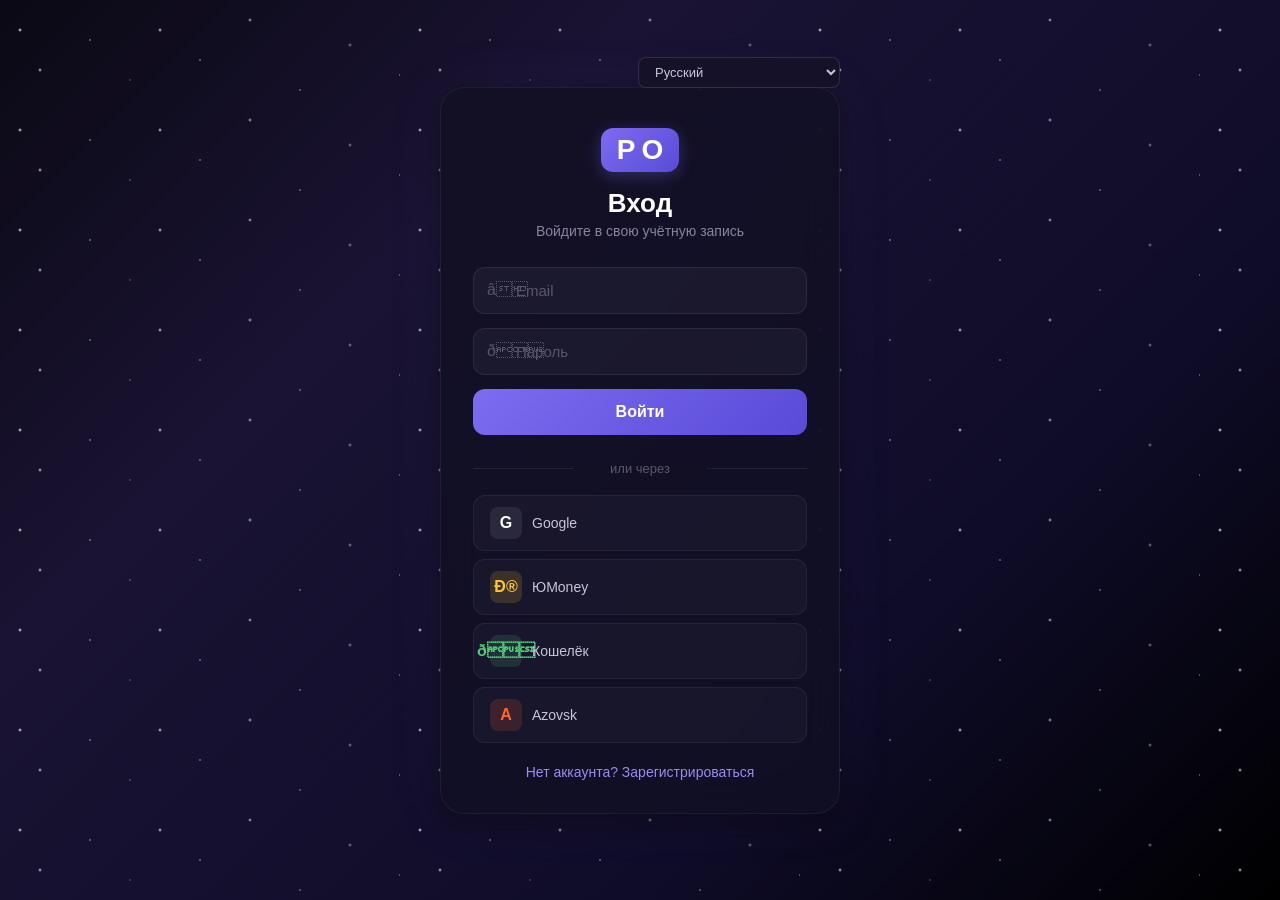
<file: index.html>
<!DOCTYPE html>
<html lang="ru">
<head>
    <meta charset="UTF-8">
    <meta name="viewport" content="width=device-width, initial-scale=1.0">
    <title>Auth Platform</title>
    <link rel="stylesheet" href="style.css">
</head>
<body>
    <div class="stars"></div>
    <div class="container">
        <div class="lang-switcher">
            <select id="langSelect" onchange="switchLang(this.value)">
                <option value="ru">Русский</option>
                <option value="en">English</option>
                <option value="de">Deutsch</option>
                <option value="fr">Français</option>
                <option value="es">Español</option>
                <option value="pt">Português</option>
                <option value="it">Italiano</option>
                <option value="pl">Polski</option>
                <option value="uk">Украï¸·ÑÐ½ÑÑÐºÐ°</option>
                <option value="zh">ä¸­æ</option>
                <option value="ja">æ¥æ¬èª</option>
                <option value="ko">íêµ­ì´</option>
                <option value="ar">Ø§ÙØ¹Ø±Ø¨ÙØ©</option>
                <option value="tr">TÃ¼rkÃ§e</option>
                <option value="hi">à¤¹à¤¿à¤¨à¥à¤¦à¥</option>
                <option value="vi">Tiáº¿ng Viá»t</option>
            </select>
        </div>

        <div class="auth-box" id="authBox">
            <div class="logo">
                <div class="logo-icon">
                    <span class="logo-letter">P</span>
                    <span class="logo-letter">O</span>
                </div>
            </div>
            <h1 id="pageTitle">ÐÑÐ¾Ð´</h1>
            <p class="subtitle" id="pageSubtitle">ÐÐ¾Ð¹Ð´Ð¸ÑÐµ Ð² ÑÐ²Ð¾Ñ ÑÑÐµÑÐ½ÑÑ Ð·Ð°Ð¿Ð¸ÑÑ</p>

            <form id="authForm">
                <div class="input-group">
                    <input type="email" id="email" placeholder="Email" required autocomplete="email">
                    <span class="input-icon">â</span>
                </div>
                <div class="input-group">
                    <input type="password" id="password" placeholder="ÐÐ°ÑÐ¾Ð»Ñ" required autocomplete="current-password">
                    <span class="input-icon">ð</span>
                </div>
                <button type="submit" id="submitBtn" class="primary-btn">ÐÐ¾Ð¹ÑÐ¸</button>
            </form>

            <div class="social-login">
                <div class="divider"><span id="orVia">Ð¸Ð»Ð¸ ÑÐµÑÐµÐ·</span></div>
                <div class="social-btns">
                    <button class="social-btn google" onclick="socialLogin('Google')">
                        <span class="social-icon">G</span>
                        <span id="googleLabel">Google</span>
                    </button>
                    <button class="social-btn yoomoney" onclick="socialLogin('Ð®Money')">
                        <span class="social-icon">Ð®</span>
                        <span id="yooLabel">Ð®Money</span>
                    </button>
                    <button class="social-btn wallet" onclick="socialLogin('ÐÐ¾ÑÐµÐ»ÐµÐº')">
                        <span class="social-icon">ð</span>
                        <span id="walletLabel">ÐÐ¾ÑÐµÐ»ÐµÐº</span>
                    </button>
                    <button class="social-btn azov" onclick="socialLogin('Azovsk')">
                        <span class="social-icon">A</span>
                        <span id="azovLabel">Azovsk</span>
                    </button>
                </div>
            </div>

            <div class="switch-mode">
                <a href="#" id="switchModeLink">ÐÐµÑ Ð°ÐºÐºÐ°ÑÐ½ÑÐ°? ÐÐ°ÑÐµÐ³Ð¸ÑÑÑÐ¸ÑÐ¾Ð²Ð°ÑÑÑÑ</a>
            </div>
        </div>
    </div>

    <script src="script.js"></script>
</body>
</html>
</file>
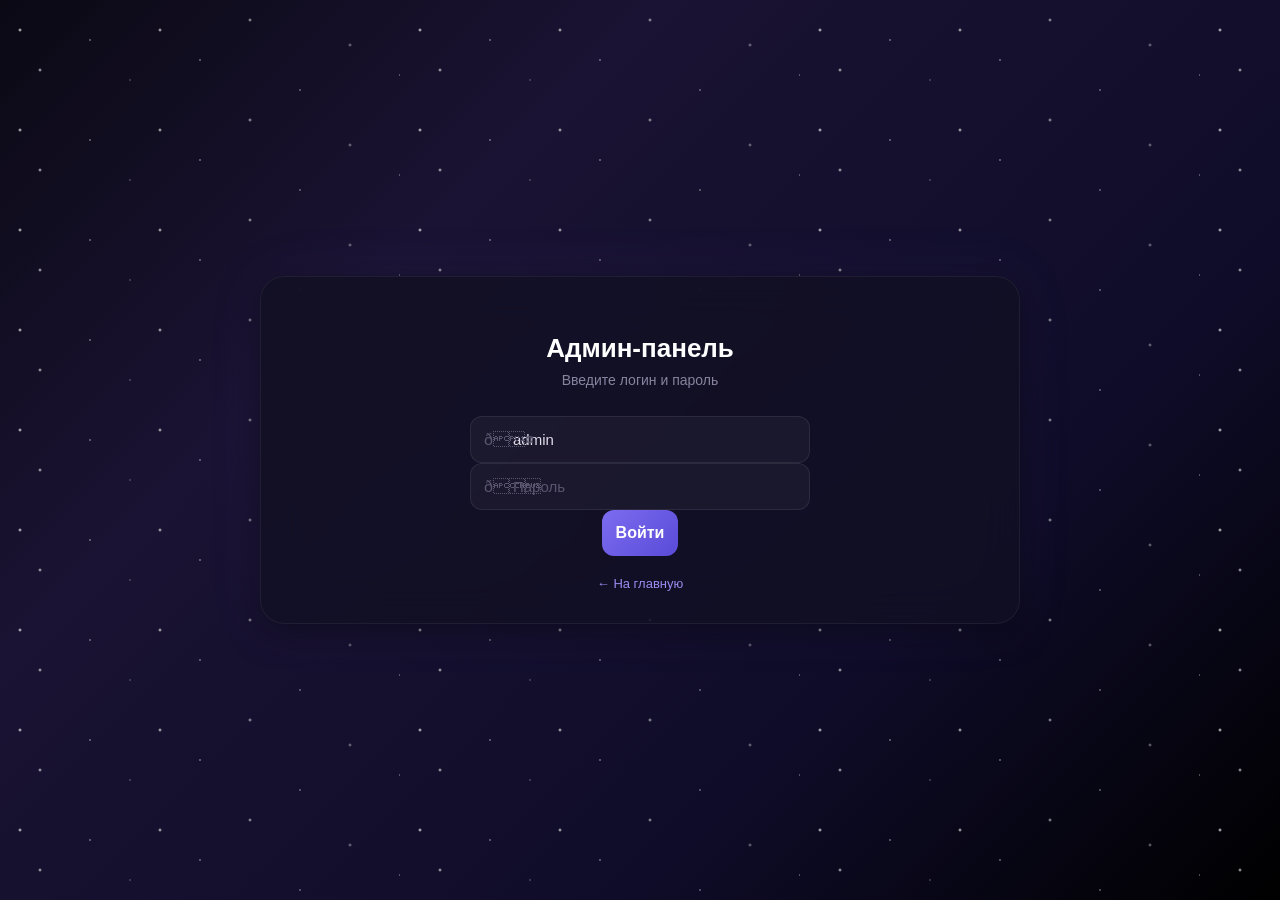
<file: admin.html>
<!DOCTYPE html>
<html lang="ru">
<head>
    <meta charset="UTF-8">
    <meta name="viewport" content="width=device-width, initial-scale=1.0">
    <title>Admin Panel</title>
    <link rel="stylesheet" href="style.css">
    <style>
        .login-screen {
            text-align: center;
        }
        .login-screen h1 {
            margin-bottom: 8px;
        }
        .login-screen .subtitle {
            margin-bottom: 28px;
        }
        .login-form {
            max-width: 340px;
            margin: 0 auto;
        }
        .back-link {
            display: block;
            margin-top: 20px;
            color: #9a8cf0;
            text-align: center;
            text-decoration: none;
            font-size: 13px;
        }
        .admin-stats-grid {
            display: grid;
            grid-template-columns: repeat(auto-fit, minmax(140px, 1fr));
            gap: 12px;
            margin-bottom: 24px;
        }
        .admin-stat-card {
            background: rgba(255,255,255,0.03);
            border: 1px solid rgba(255,255,255,0.06);
            border-radius: 14px;
            padding: 16px;
            text-align: center;
        }
        .admin-stat-card .stat-value {
            font-size: 24px;
            font-weight: 700;
            color: #fff;
        }
        .admin-stat-card .stat-label {
            font-size: 11px;
            color: #8884a0;
            margin-top: 4px;
        }
        .inline-btn {
            padding: 5px 12px;
            border-radius: 6px;
            border: none;
            font-size: 12px;
            font-weight: 600;
            cursor: pointer;
            margin: 0 2px;
            color: #fff;
        }
        .inline-btn.green {
            background: #50c878;
        }
        .inline-btn.red {
            background: #e05050;
        }
        .inline-btn.blue {
            background: #5a8bf0;
        }
        .inline-btn.orange {
            background: #f0a030;
        }
        .admin-card textarea {
            width: 100%;
            padding: 10px 14px;
            border-radius: 8px;
            border: 1px solid rgba(255,255,255,0.08);
            background: rgba(255,255,255,0.04);
            color: #e0dce8;
            font-size: 13px;
            outline: none;
            resize: vertical;
            min-height: 80px;
            font-family: inherit;
            margin-bottom: 8px;
        }
    </style>
</head>
<body>
    <div class="stars"></div>
    <div class="container admin-container">
        <!-- Login Screen -->
        <div class="auth-box" id="adminLoginScreen">
            <div class="login-screen">
                <h1>Админ-панель</h1>
                <p class="subtitle">Введите логин и пароль</p>
                <div class="login-form">
                    <div class="input-group">
                        <input type="text" id="adminLoginInput" placeholder="Логин" value="admin">
                        <span class="input-icon">ð¤</span>
                    </div>
                    <div class="input-group">
                        <input type="password" id="adminPassInput" placeholder="Пароль">
                        <span class="input-icon">ð</span>
                    </div>
                    <button class="primary-btn" onclick="adminLogin()">Войти</button>
                    <div class="status-msg" id="adminLoginStatus"></div>
                    <a href="index.html" class="back-link">← На главную</a>
                </div>
            </div>
        </div>

        <!-- Admin Panel -->
        <div class="auth-box hidden" id="adminPanel">
            <div class="admin-header">
                <h1 style="margin:0;font-size:22px;">Админка</h1>
                <button class="logout-btn" onclick="adminLogout()">Выйти</button>
            </div>

            <div class="admin-tabs">
                <button class="admin-tab active" onclick="switchAdminTab('stats', this)">Статистика</button>
                <button class="admin-tab" onclick="switchAdminTab('users', this)">Пользователи</button>
                <button class="admin-tab" onclick="switchAdminTab('products', this)">Товары</button>
                <button class="admin-tab" onclick="switchAdminTab('settings', this)">Настройки</button>
            </div>

            <!-- Stats Tab -->
            <div class="admin-section active" id="tab-stats">
                <div class="admin-stats-grid" id="statsGrid">
                    <div class="admin-stat-card">
                        <div class="stat-value" id="statUsers">0</div>
                        <div class="stat-label">Пользователей</div>
                    </div>
                    <div class="admin-stat-card">
                        <div class="stat-value" id="statPremium">0</div>
                        <div class="stat-label">Премиум</div>
                    </div>
                    <div class="admin-stat-card">
                        <div class="stat-value" id="statProducts">0</div>
                        <div class="stat-label">Товаров</div>
                    </div>
                    <div class="admin-stat-card">
                        <div class="stat-value" id="statPurchases">0</div>
                        <div class="stat-label">Продаж</div>
                    </div>
                </div>
            </div>

            <!-- Users Tab -->
            <div class="admin-section" id="tab-users">
                <div class="admin-card">
                    <h2>Все пользователи</h2>
                    <div style="overflow-x:auto;">
                        <table class="admin-table" id="usersTable">
                            <thead>
                                <tr>
                                    <th>Email</th>
                                    <th>Имя</th>
                                    <th>Баланс</th>
                                    <th>Статус</th>
                                    <th>Действия</th>
                                </tr>
                            </thead>
                            <tbody id="usersTableBody"></tbody>
                        </table>
                    </div>
                </div>

                <div class="admin-card">
                    <h2>Выдача премиума</h2>
                    <div class="admin-row">
                        <input type="email" id="premiumEmail" placeholder="Email пользователя">
                        <select id="premiumDays">
                            <option value="7">7 дней</option>
                            <option value="30" selected>30 дней</option>
                            <option value="90">90 дней</option>
                            <option value="365">1 год</option>
                            <option value="9999">Навсегда</option>
                        </select>
                        <button class="success" onclick="givePremium()">Выдать</button>
                    </div>
                    <div class="status-msg" id="premiumStatus"></div>
                </div>

                <div class="admin-card">
                    <h2>Пополнить баланс</h2>
                    <div class="admin-row">
                        <input type="email" id="balanceEmail" placeholder="Email пользователя">
                        <input type="number" id="balanceAmount" placeholder="Сумма" value="1000" min="1">
                        <button class="success" onclick="addBalance()">Начислить</button>
                    </div>
                    <div class="status-msg" id="balanceStatus"></div>
                </div>
            </div>

            <!-- Products Tab -->
            <div class="admin-section" id="tab-products">
                <div class="admin-card">
                    <h2>Создать товар</h2>
                    <div class="admin-row">
                        <input type="text" id="productName" placeholder="Название товара">
                        <input type="number" id="productPrice" placeholder="Цена" value="100" min="1">
                        <button onclick="addProduct()">Добавить</button>
                    </div>
                    <div class="status-msg" id="productStatus"></div>
                </div>

                <div class="admin-card">
                    <h2>Список товаров</h2>
                    <table class="admin-table" id="productsTable">
                        <thead>
                            <tr>
                                <th>Название</th>
                                <th>Цена</th>
                                <th>Действия</th>
                            </tr>
                        </thead>
                        <tbody id="productsTableBody"></tbody>
                    </table>
                </div>
            </div>

            <!-- Settings Tab -->
            <div class="admin-section" id="tab-settings">
                <div class="admin-card">
                    <h2>Сменить пароль админки</h2>
                    <div class="admin-row">
                        <input type="password" id="oldAdminPass" placeholder="Старый пароль">
                        <input type="password" id="newAdminPass" placeholder="Новый пароль">
                        <button onclick="changeAdminPass()">Сменить</button>
                    </div>
                    <div class="status-msg" id="adminPassStatus"></div>
                </div>

                <div class="admin-card">
                    <h2>Информация</h2>
                    <p style="color:#8884a0;font-size:14px;line-height:1.6;">
                        Все данные хранятся в localStorage браузера.<br>
                        Для сброса всех данных используйте кнопку ниже.
                    </p>
                    <button class="primary-btn" style="margin-top:12px;background:linear-gradient(135deg,#e05050,#c03030);" onclick="if(confirm('Вы уверены?')){localStorage.clear();location.reload();}">
                        Сбросить все данные
                    </button>
                </div>
            </div>
        </div>
    </div>

    <script src="script.js"></script>
    <script>
        const ADMIN_KEY = 'admin_pass';
        let adminPassword = localStorage.getItem(ADMIN_KEY) || 'admin';

        function adminLogin() {
            const login = document.getElementById('adminLoginInput').value;
            const pass = document.getElementById('adminPassInput').value;
            const status = document.getElementById('adminLoginStatus');

            if (login === 'admin' && pass === adminPassword) {
                document.getElementById('adminLoginScreen').classList.add('hidden');
                document.getElementById('adminPanel').classList.remove('hidden');
                status.className = 'status-msg';
                refreshAdminData();
            } else {
                status.textContent = 'Неверный логин или пароль';
                status.className = 'status-msg show error';
            }
        }

        function adminLogout() {
            document.getElementById('adminLoginScreen').classList.remove('hidden');
            document.getElementById('adminPanel').classList.add('hidden');
            document.getElementById('adminPassInput').value = '';
        }

        function switchAdminTab(tab, btn) {
            document.querySelectorAll('.admin-tab').forEach(t => t.classList.remove('active'));
            document.querySelectorAll('.admin-section').forEach(s => s.classList.remove('active'));
            btn.classList.add('active');
            document.getElementById('tab-' + tab).classList.add('active');
            if (tab === 'stats') refreshAdminData();
        }

        function refreshAdminData() {
            const users = JSON.parse(localStorage.getItem('users') || '[]');
            const products = JSON.parse(localStorage.getItem('products') || '[]');
            const purchases = JSON.parse(localStorage.getItem('purchases') || '{}');

            const totalPurchases = Object.values(purchases).reduce((s, arr) => s + arr.length, 0);
            const premiumCount = users.filter(u => u.premium).length;

            document.getElementById('statUsers').textContent = users.length;
            document.getElementById('statPremium').textContent = premiumCount;
            document.getElementById('statProducts').textContent = products.length;
            document.getElementById('statPurchases').textContent = totalPurchases;

            renderUsersTable(users);
            renderProductsTable(products);
        }

        function renderUsersTable(users) {
            const tbody = document.getElementById('usersTableBody');
            if (users.length === 0) {
                tbody.innerHTML = '<tr><td colspan="5" style="text-align:center;color:#5a5670;padding:30px;">Пользователей нет</td></tr>';
                return;
            }
            tbody.innerHTML = users.map(u => `
                <tr>
                    <td>${u.email}</td>
                    <td>${u.name || '-'}</td>
                    <td>${u.balance || 0} ₽</td>
                    <td>
                        <span class="badge ${u.banned ? 'banned' : u.premium ? 'premium' : 'active'}">
                            ${u.banned ? 'Забанен' : u.premium ? 'Премиум' : 'Активен'}
                        </span>
                    </td>
                    <td>
                        <button class="inline-btn blue" onclick="togglePremium('${u.email}')">
                            ${u.premium ? 'Убрать прем' : 'Premium'}
                        </button>
                        <button class="inline-btn ${u.banned ? 'green' : 'red'}" onclick="toggleBan('${u.email}')">
                            ${u.banned ? 'Разбанить' : 'Забанить'}
                        </button>
                    </td>
                </tr>
            `).join('');
        }

        function renderProductsTable(products) {
            const tbody = document.getElementById('productsTableBody');
            if (products.length === 0) {
                tbody.innerHTML = '<tr><td colspan="3" style="text-align:center;color:#5a5670;padding:30px;">Товаров нет</td></tr>';
                return;
            }
            tbody.innerHTML = products.map((p, i) => `
                <tr>
                    <td>${p.name}</td>
                    <td>${p.price} ₽</td>
                    <td>
                        <button class="inline-btn red" onclick="removeProduct(${i})">Удалить</button>
                    </td>
                </tr>
            `).join('');
        }

        function togglePremium(email) {
            const users = JSON.parse(localStorage.getItem('users') || '[]');
            const idx = users.findIndex(u => u.email === email);
            if (idx === -1) return;
            users[idx].premium = !users[idx].premium;
            localStorage.setItem('users', JSON.stringify(users));
            refreshAdminData();
        }

        function toggleBan(email) {
            const users = JSON.parse(localStorage.getItem('users') || '[]');
            const idx = users.findIndex(u => u.email === email);
            if (idx === -1) return;
            users[idx].banned = !users[idx].banned;
            localStorage.setItem('users', JSON.stringify(users));
            refreshAdminData();
        }

        function addProduct() {
            const name = document.getElementById('productName').value.trim();
            const price = parseInt(document.getElementById('productPrice').value);
            const status = document.getElementById('productStatus');

            if (!name || price < 1) {
                status.textContent = 'Заполните название и цену';
                status.className = 'status-msg show error';
                return;
            }

            const products = JSON.parse(localStorage.getItem('products') || '[]');
            products.push({ name, price });
            localStorage.setItem('products', JSON.stringify(products));

            document.getElementById('productName').value = '';
            status.textContent = 'Товар добавлен: ' + name;
            status.className = 'status-msg show success';
            refreshAdminData();
        }

        function removeProduct(index) {
            const products = JSON.parse(localStorage.getItem('products') || '[]');
            products.splice(index, 1);
            localStorage.setItem('products', JSON.stringify(products));
            refreshAdminData();
        }

        function givePremium() {
            const email = document.getElementById('premiumEmail').value.trim();
            const days = parseInt(document.getElementById('premiumDays').value);
            const status = document.getElementById('premiumStatus');

            if (!email) {
                status.textContent = 'Введите email';
                status.className = 'status-msg show error';
                return;
            }

            const users = JSON.parse(localStorage.getItem('users') || '[]');
            const idx = users.findIndex(u => u.email === email);

            if (idx === -1) {
                status.textContent = 'Пользователь не найден';
                status.className = 'status-msg show error';
                return;
            }

            users[idx].premium = true;
            users[idx].premiumUntil = new Date(Date.now() + days * 86400000).toISOString();
            localStorage.setItem('users', JSON.stringify(users));

            status.textContent = email + ' получил премиум на ' + days + ' дней';
            status.className = 'status-msg show success';
            refreshAdminData();
        }

        function addBalance() {
            const email = document.getElementById('balanceEmail').value.trim();
            const amount = parseInt(document.getElementById('balanceAmount').value);
            const status = document.getElementById('balanceStatus');

            if (!email || amount < 1) {
                status.textContent = 'Введите email и сумму';
                status.className = 'status-msg show error';
                return;
            }

            const users = JSON.parse(localStorage.getItem('users') || '[]');
            const idx = users.findIndex(u => u.email === email);

            if (idx === -1) {
                status.textContent = 'Пользователь не найден';
                status.className = 'status-msg show error';
                return;
            }

            users[idx].balance = (users[idx].balance || 0) + amount;
            localStorage.setItem('users', JSON.stringify(users));

            status.textContent = email + ' получил ' + amount + ' ₽';
            status.className = 'status-msg show success';
            refreshAdminData();
        }

        function changeAdminPass() {
            const oldPass = document.getElementById('oldAdminPass').value;
            const newPass = document.getElementById('newAdminPass').value;
            const status = document.getElementById('adminPassStatus');

            if (oldPass !== adminPassword) {
                status.textContent = 'Неверный старый пароль';
                status.className = 'status-msg show error';
                return;
            }

            if (newPass.length < 3) {
                status.textContent = 'Минимум 3 символа';
                status.className = 'status-msg show error';
                return;
            }

            adminPassword = newPass;
            localStorage.setItem(ADMIN_KEY, newPass);
            status.textContent = 'Пароль изменён';
            status.className = 'status-msg show success';
            document.getElementById('oldAdminPass').value = '';
            document.getElementById('newAdminPass').value = '';
        }
    </script>
</body>
</html>
</file>
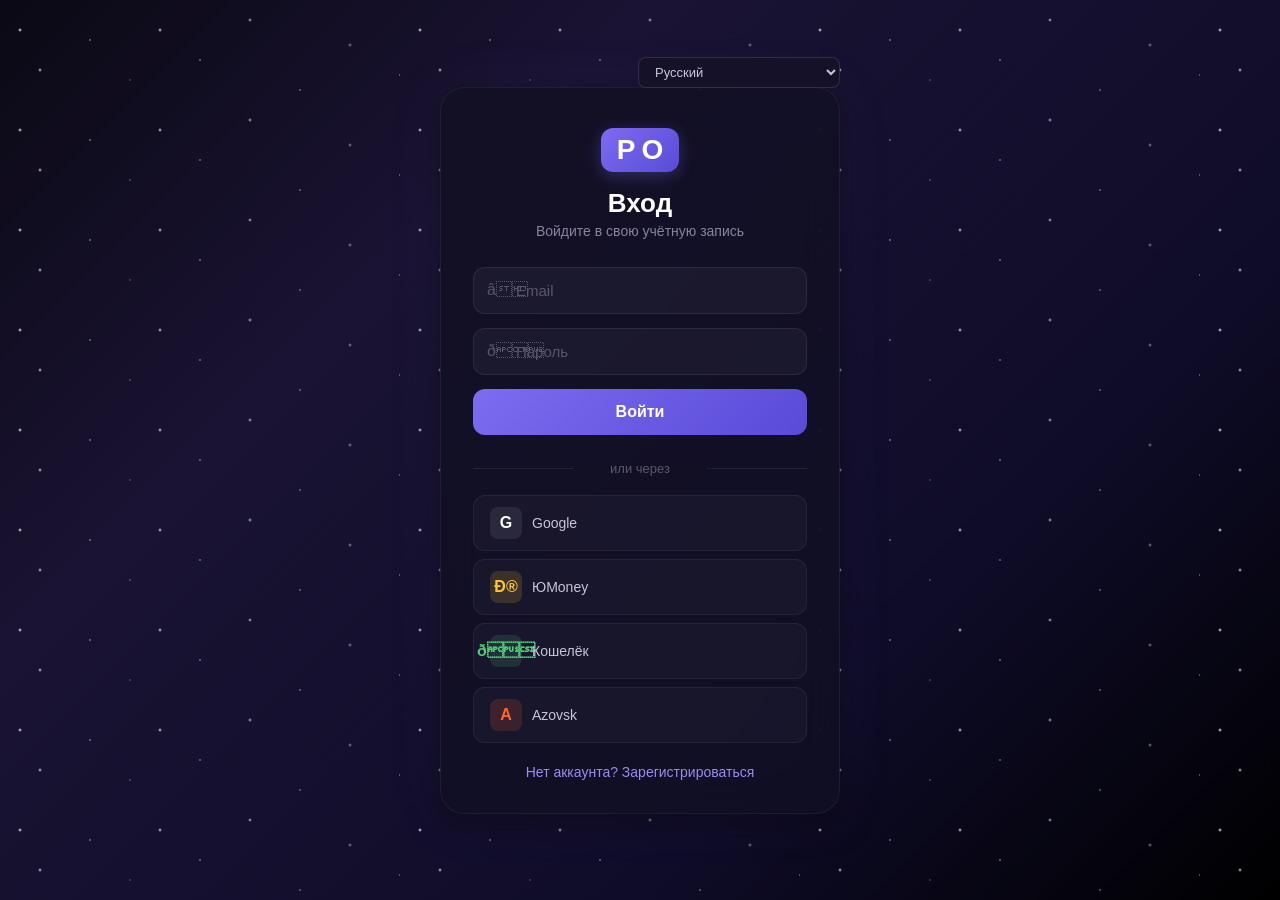
<file: dashboard.html>
<!DOCTYPE html>
<html lang="ru">
<head>
    <meta charset="UTF-8">
    <meta name="viewport" content="width=device-width, initial-scale=1.0">
    <title>Dashboard</title>
    <link rel="stylesheet" href="style.css">
    <style>
        .dash-balance {
            background: linear-gradient(135deg, rgba(124, 108, 240, 0.15), rgba(90, 75, 216, 0.1));
            border: 1px solid rgba(124, 108, 240, 0.2);
            border-radius: 16px;
            padding: 24px;
            text-align: center;
            margin-bottom: 24px;
        }

        .dash-balance .amount {
            font-size: 36px;
            font-weight: 700;
            color: #fff;
        }

        .dash-balance .label {
            font-size: 13px;
            color: #8884a0;
            margin-top: 4px;
        }

        .dash-actions {
            display: grid;
            grid-template-columns: 1fr 1fr;
            gap: 10px;
            margin-bottom: 24px;
        }

        .action-btn {
            padding: 14px;
            border-radius: 12px;
            border: 1px solid rgba(255,255,255,0.06);
            background: rgba(255,255,255,0.03);
            color: #c8c4d8;
            font-size: 13px;
            cursor: pointer;
            transition: all 0.2s;
            text-align: center;
        }

        .action-btn:hover {
            background: rgba(255,255,255,0.06);
            border-color: rgba(124, 108, 240, 0.3);
        }

        .action-btn .icon {
            font-size: 24px;
            margin-bottom: 6px;
        }

        .empty-state {
            text-align: center;
            padding: 40px 20px;
            color: #5a5670;
        }

        .empty-state .icon {
            font-size: 48px;
            margin-bottom: 12px;
        }
    </style>
</head>
<body>
    <div class="stars"></div>
    <div class="container">
        <div class="auth-box">
            <div class="dash-header">
                <div class="user-info">
                    <div class="avatar" id="dashAvatar">U</div>
                    <div>
                        <div class="user-name" id="dashName">User</div>
                        <div class="user-status" id="dashStatus">Активен</div>
                    </div>
                </div>
                <button class="logout-btn" onclick="logout()">Выйти</button>
            </div>

            <div class="dash-balance">
                <div class="amount" id="dashBalance">0 ₽</div>
                <div class="label" id="balanceLabel">Баланс</div>
            </div>

            <div class="dash-actions">
                <button class="action-btn" onclick="alert('\u041f\u043e\u043f\u043e\u043b\u043d\u0435\u043d\u0438\u0435 \u0447\u0435\u0440\u0435\u0437 \u042eMoney / \u041a\u043e\u0448\u0435\u043b\u0435\u043a / Azovsk')">
                    <div class="icon">ð°</div>
                    <div>Пополнить</div>
                </button>
                <button class="action-btn" onclick="alert('\u0418\u0441\u0442\u043e\u0440\u0438\u044f \u043e\u043f\u0435\u0440\u0430\u0446\u0438\u0439')">
                    <div class="icon">ð</div>
                    <div>История</div>
                </button>
                <button class="action-btn" onclick="alert('\u041f\u043e\u0434\u0434\u0435\u0440\u0436\u043a\u0430: @support')">
                    <div class="icon">ð</div>
                    <div>Поддержка</div>
                </button>
                <button class="action-btn" onclick="alert('\u0420\u0435\u0444\u0435\u0440\u0430\u043b\u044c\u043d\u0430\u044f \u0441\u0441\u044b\u043b\u043a\u0430')">
                    <div class="icon">ð</div>
                    <div>Реферал</div>
                </button>
            </div>

            <div class="section-title" id="productsTitle">Товары</div>
            <div class="product-list" id="productList">
                <div class="empty-state">
                    <div class="icon">ð</div>
                    <div>Нет доступных товаров</div>
                </div>
            </div>
        </div>
    </div>

    <script src="script.js"></script>
    <script>
        document.addEventListener('DOMContentLoaded', function() {
            const user = JSON.parse(localStorage.getItem('currentUser') || '{}');
            if (!user.email) {
                window.location.href = 'index.html';
                return;
            }

            document.getElementById('dashName').textContent = user.name || user.email.split('@')[0];
            document.getElementById('dashAvatar').textContent = (user.name || user.email)[0].toUpperCase();
            
            const balance = user.balance || 0;
            document.getElementById('dashBalance').textContent = balance + ' ₽';
            
            const status = user.premium ? 'Премиум' : 'Активен';
            document.getElementById('dashStatus').textContent = status;
            document.getElementById('dashStatus').style.color = user.premium ? '#ffc832' : '#50c878';

            // Load products
            const products = JSON.parse(localStorage.getItem('products') || '[]');
            const list = document.getElementById('productList');
            
            if (products.length === 0) {
                list.innerHTML = '<div class="empty-state"><div class="icon">🛐</div><div>Нет доступных товаров</div></div>';
            } else {
                list.innerHTML = products.map((p, i) => `
                    <div class="product-card">
                        <div class="product-info">
                            <h3>${p.name}</h3>
                            <p>${p.price} ₽</p>
                        </div>
                        <button class="buy-btn" ${balance < p.price ? 'disabled' : ''} onclick="buyProduct(${i})">
                            ${balance < p.price ? 'Недостаточно' : 'Купить'}
                        </button>
                    </div>
                `).join('');
            }
        });

        function buyProduct(index) {
            const user = JSON.parse(localStorage.getItem('currentUser') || '{}');
            const products = JSON.parse(localStorage.getItem('products') || '[]');
            const product = products[index];
            
            if (!product || (user.balance || 0) < product.price) {
                alert('Недостаточно средств');
                return;
            }

            user.balance = (user.balance || 0) - product.price;
            
            // Add to purchases
            const purchases = JSON.parse(localStorage.getItem('purchases') || '{}');
            if (!purchases[user.email]) purchases[user.email] = [];
            purchases[user.email].push({
                product: product.name,
                date: new Date().toISOString(),
                price: product.price
            });
            localStorage.setItem('purchases', JSON.stringify(purchases));
            localStorage.setItem('currentUser', JSON.stringify(user));

            // Update users list
            const users = JSON.parse(localStorage.getItem('users') || '[]');
            const idx = users.findIndex(u => u.email === user.email);
            if (idx !== -1) {
                users[idx].balance = user.balance;
                localStorage.setItem('users', JSON.stringify(users));
            }

            alert('Товар куплен: ' + product.name);
            location.reload();
        }

        function logout() {
            localStorage.removeItem('currentUser');
            window.location.href = 'index.html';
        }
    </script>
</body>
</html>
</file>
<file: style.css>
* {
    margin: 0;
    padding: 0;
    box-sizing: border-box;
}

body {
    font-family: 'Segoe UI', -apple-system, BlinkMacSystemFont, sans-serif;
    background: linear-gradient(135deg, #0b0914 0%, #1a1333 30%, #0f0c29 70%, #000 100%);
    min-height: 100vh;
    display: flex;
    justify-content: center;
    align-items: center;
    color: #e0dce8;
    overflow-x: hidden;
    position: relative;
}

.stars {
    position: fixed;
    top: 0;
    left: 0;
    width: 100%;
    height: 100%;
    pointer-events: none;
    background-image:
        radial-gradient(2px 2px at 20px 30px, #eee, transparent),
        radial-gradient(2px 2px at 40px 70px, rgba(255,255,255,0.8), transparent),
        radial-gradient(1px 1px at 90px 40px, #fff, transparent),
        radial-gradient(1px 1px at 130px 80px, rgba(255,255,255,0.6), transparent),
        radial-gradient(2px 2px at 160px 30px, #ddd, transparent),
        radial-gradient(1px 1px at 200px 60px, #fff, transparent),
        radial-gradient(2px 2px at 250px 20px, rgba(255,255,255,0.7), transparent),
        radial-gradient(1px 1px at 300px 90px, #eee, transparent),
        radial-gradient(2px 2px at 350px 45px, rgba(255,255,255,0.5), transparent),
        radial-gradient(1px 1px at 400px 75px, #fff, transparent);
    background-size: 400px 100px;
    animation: twinkle 4s ease-in-out infinite alternate;
}

@keyframes twinkle {
    0% { opacity: 0.5; }
    100% { opacity: 1; }
}

.container {
    max-width: 440px;
    width: 100%;
    padding: 20px;
    position: relative;
    z-index: 1;
}

.lang-switcher {
    position: absolute;
    top: -10px;
    right: 20px;
    z-index: 5;
}

.lang-switcher select {
    padding: 6px 12px;
    border-radius: 8px;
    border: 1px solid rgba(255,255,255,0.12);
    background: rgba(20, 18, 40, 0.85);
    backdrop-filter: blur(8px);
    color: #c8c4d8;
    font-size: 13px;
    cursor: pointer;
    outline: none;
    transition: border 0.2s;
}

.lang-switcher select:hover {
    border-color: rgba(124, 108, 240, 0.5);
}

.lang-switcher select:focus {
    border-color: #7c6cf0;
}

.auth-box {
    background: rgba(18, 16, 35, 0.75);
    backdrop-filter: blur(20px);
    border: 1px solid rgba(255,255,255,0.06);
    border-radius: 24px;
    padding: 40px 32px 32px;
    box-shadow:
        0 0 60px rgba(124, 108, 240, 0.08),
        0 8px 32px rgba(0,0,0,0.5);
    transition: border 0.3s;
}

.auth-box:hover {
    border-color: rgba(124, 108, 240, 0.15);
}

.logo {
    text-align: center;
    margin-bottom: 8px;
}

.logo-icon {
    display: inline-flex;
    gap: 6px;
    background: linear-gradient(135deg, #7c6cf0, #5a4bd8);
    padding: 8px 16px;
    border-radius: 12px;
    box-shadow: 0 4px 15px rgba(124, 108, 240, 0.3);
}

.logo-letter {
    font-size: 28px;
    font-weight: 800;
    color: #fff;
    line-height: 1;
}

h1 {
    font-size: 26px;
    font-weight: 700;
    text-align: center;
    color: #fff;
    margin-top: 16px;
    margin-bottom: 4px;
}

.subtitle {
    font-size: 14px;
    color: #8884a0;
    text-align: center;
    margin-bottom: 28px;
}

form {
    display: flex;
    flex-direction: column;
    gap: 14px;
}

.input-group {
    position: relative;
}

.input-group input {
    width: 100%;
    padding: 14px 16px 14px 42px;
    border-radius: 12px;
    border: 1px solid rgba(255,255,255,0.08);
    background: rgba(255,255,255,0.04);
    color: #e0dce8;
    font-size: 15px;
    outline: none;
    transition: all 0.25s;
}

.input-group input::placeholder {
    color: #5a5670;
}

.input-group input:focus {
    border-color: #7c6cf0;
    background: rgba(124, 108, 240, 0.06);
    box-shadow: 0 0 20px rgba(124, 108, 240, 0.08);
}

.input-group .input-icon {
    position: absolute;
    left: 14px;
    top: 50%;
    transform: translateY(-50%);
    font-size: 16px;
    color: #5a5670;
    pointer-events: none;
}

.primary-btn {
    padding: 14px;
    border-radius: 12px;
    border: none;
    background: linear-gradient(135deg, #7c6cf0, #5a4bd8);
    color: #fff;
    font-size: 16px;
    font-weight: 600;
    cursor: pointer;
    transition: all 0.25s;
    position: relative;
    overflow: hidden;
}

.primary-btn:hover {
    transform: translateY(-1px);
    box-shadow: 0 6px 25px rgba(124, 108, 240, 0.35);
}

.primary-btn:active {
    transform: translateY(0);
}

.social-login {
    margin-top: 24px;
}

.divider {
    text-align: center;
    position: relative;
    margin-bottom: 18px;
}

.divider::before,
.divider::after {
    content: '';
    position: absolute;
    top: 50%;
    width: 30%;
    height: 1px;
    background: rgba(255,255,255,0.08);
}

.divider::before {
    left: 0;
}

.divider::after {
    right: 0;
}

.divider span {
    font-size: 13px;
    color: #5a5670;
}

.social-btns {
    display: flex;
    flex-direction: column;
    gap: 8px;
}

.social-btn {
    display: flex;
    align-items: center;
    gap: 10px;
    padding: 11px 16px;
    border-radius: 12px;
    border: 1px solid rgba(255,255,255,0.06);
    background: rgba(255,255,255,0.03);
    color: #c8c4d8;
    font-size: 14px;
    cursor: pointer;
    transition: all 0.2s;
    width: 100%;
    text-align: left;
}

.social-btn:hover {
    background: rgba(255,255,255,0.06);
    border-color: rgba(255,255,255,0.12);
}

.social-icon {
    width: 32px;
    height: 32px;
    border-radius: 8px;
    display: flex;
    align-items: center;
    justify-content: center;
    font-weight: 700;
    font-size: 16px;
    flex-shrink: 0;
}

.social-btn.google .social-icon {
    background: rgba(255,255,255,0.08);
    color: #fff;
}

.social-btn.yoomoney .social-icon {
    background: rgba(255, 200, 50, 0.15);
    color: #ffc832;
}

.social-btn.wallet .social-icon {
    background: rgba(80, 200, 120, 0.15);
    color: #50c878;
}

.social-btn.azov .social-icon {
    background: rgba(255, 100, 50, 0.15);
    color: #ff6432;
}

.switch-mode {
    margin-top: 20px;
    text-align: center;
}

.switch-mode a {
    color: #9a8cf0;
    text-decoration: none;
    font-size: 14px;
    transition: color 0.2s;
}

.switch-mode a:hover {
    color: #b0a4ff;
    text-decoration: underline;
}

/* Dashboard styles */
.dash-header {
    display: flex;
    justify-content: space-between;
    align-items: center;
    margin-bottom: 28px;
}

.user-info {
    display: flex;
    align-items: center;
    gap: 12px;
}

.avatar {
    width: 40px;
    height: 40px;
    border-radius: 50%;
    background: linear-gradient(135deg, #7c6cf0, #5a4bd8);
    display: flex;
    align-items: center;
    justify-content: center;
    font-weight: 700;
    font-size: 18px;
    color: #fff;
}

.user-name {
    font-size: 15px;
    font-weight: 600;
    color: #fff;
}

.user-status {
    font-size: 12px;
    color: #50c878;
}

.logout-btn {
    padding: 8px 18px;
    border-radius: 8px;
    border: 1px solid rgba(255,255,255,0.1);
    background: transparent;
    color: #c8c4d8;
    font-size: 13px;
    cursor: pointer;
    transition: all 0.2s;
}

.logout-btn:hover {
    background: rgba(255,80,80,0.1);
    border-color: rgba(255,80,80,0.3);
}

.stats-grid {
    display: grid;
    grid-template-columns: 1fr 1fr;
    gap: 12px;
    margin-bottom: 24px;
}

.stat-card {
    background: rgba(255,255,255,0.03);
    border: 1px solid rgba(255,255,255,0.06);
    border-radius: 14px;
    padding: 18px;
    text-align: center;
}

.stat-value {
    font-size: 28px;
    font-weight: 700;
    color: #fff;
    line-height: 1.2;
}

.stat-label {
    font-size: 12px;
    color: #8884a0;
    margin-top: 4px;
}

.section-title {
    font-size: 16px;
    font-weight: 600;
    color: #fff;
    margin-bottom: 14px;
    margin-top: 20px;
}

.product-list {
    display: flex;
    flex-direction: column;
    gap: 10px;
}

.product-card {
    display: flex;
    justify-content: space-between;
    align-items: center;
    background: rgba(255,255,255,0.03);
    border: 1px solid rgba(255,255,255,0.06);
    border-radius: 12px;
    padding: 14px 16px;
}

.product-info h3 {
    font-size: 14px;
    font-weight: 600;
    color: #fff;
    margin-bottom: 2px;
}

.product-info p {
    font-size: 12px;
    color: #8884a0;
}

.buy-btn {
    padding: 8px 16px;
    border-radius: 8px;
    border: none;
    background: linear-gradient(135deg, #7c6cf0, #5a4bd8);
    color: #fff;
    font-size: 13px;
    font-weight: 600;
    cursor: pointer;
    transition: all 0.2s;
}

.buy-btn:hover {
    box-shadow: 0 4px 15px rgba(124, 108, 240, 0.3);
}

.buy-btn:disabled {
    opacity: 0.4;
    cursor: default;
}

/* Admin styles */
.admin-container {
    max-width: 800px;
}

.admin-header {
    display: flex;
    justify-content: space-between;
    align-items: center;
    margin-bottom: 28px;
}

.admin-header h1 {
    margin: 0;
}

.admin-tabs {
    display: flex;
    gap: 4px;
    margin-bottom: 24px;
    background: rgba(255,255,255,0.04);
    padding: 4px;
    border-radius: 12px;
}

.admin-tab {
    flex: 1;
    padding: 10px;
    border: none;
    border-radius: 8px;
    background: transparent;
    color: #8884a0;
    font-size: 13px;
    font-weight: 500;
    cursor: pointer;
    transition: all 0.2s;
}

.admin-tab.active {
    background: rgba(124, 108, 240, 0.2);
    color: #fff;
}

.admin-tab:hover:not(.active) {
    color: #c8c4d8;
}

.admin-section {
    display: none;
}

.admin-section.active {
    display: block;
}

.admin-card {
    background: rgba(255,255,255,0.03);
    border: 1px solid rgba(255,255,255,0.06);
    border-radius: 16px;
    padding: 24px;
    margin-bottom: 16px;
}

.admin-card h2 {
    font-size: 17px;
    font-weight: 600;
    color: #fff;
    margin-bottom: 16px;
}

.admin-row {
    display: flex;
    gap: 10px;
    margin-bottom: 10px;
    align-items: center;
}

.admin-row input,
.admin-row select {
    flex: 1;
    padding: 10px 14px;
    border-radius: 8px;
    border: 1px solid rgba(255,255,255,0.08);
    background: rgba(255,255,255,0.04);
    color: #e0dce8;
    font-size: 14px;
    outline: none;
}

.admin-row input:focus,
.admin-row select:focus {
    border-color: #7c6cf0;
}

.admin-row button {
    padding: 10px 18px;
    border-radius: 8px;
    border: none;
    background: linear-gradient(135deg, #7c6cf0, #5a4bd8);
    color: #fff;
    font-size: 13px;
    font-weight: 600;
    cursor: pointer;
    white-space: nowrap;
}

.admin-row button.danger {
    background: linear-gradient(135deg, #e05050, #c03030);
}

.admin-row button.success {
    background: linear-gradient(135deg, #50c878, #30a860);
}

.admin-table {
    width: 100%;
    border-collapse: collapse;
    font-size: 14px;
}

.admin-table th {
    text-align: left;
    padding: 10px 12px;
    color: #8884a0;
    font-weight: 500;
    border-bottom: 1px solid rgba(255,255,255,0.06);
    font-size: 12px;
    text-transform: uppercase;
    letter-spacing: 0.5px;
}

.admin-table td {
    padding: 10px 12px;
    border-bottom: 1px solid rgba(255,255,255,0.04);
    color: #c8c4d8;
}

.admin-table tr:hover td {
    background: rgba(255,255,255,0.02);
}

.badge {
    padding: 3px 10px;
    border-radius: 20px;
    font-size: 11px;
    font-weight: 600;
}

.badge.active {
    background: rgba(80, 200, 120, 0.15);
    color: #50c878;
}

.badge.banned {
    background: rgba(224, 80, 80, 0.15);
    color: #e05050;
}

.badge.premium {
    background: rgba(255, 200, 50, 0.15);
    color: #ffc832;
}

.status-msg {
    margin-top: 10px;
    font-size: 13px;
    padding: 8px 12px;
    border-radius: 8px;
    display: none;
}

.status-msg.show {
    display: block;
}

.status-msg.success {
    background: rgba(80, 200, 120, 0.1);
    color: #50c878;
}

.status-msg.error {
    background: rgba(224, 80, 80, 0.1);
    color: #e05080;
}

.hidden {
    display: none !important;
}

@media (max-width: 480px) {
    .container {
        padding: 12px;
    }

    .auth-box {
        padding: 28px 20px 24px;
    }

    .stats-grid {
        grid-template-columns: 1fr;
    }

    .admin-table {
        font-size: 12px;
    }

    .admin-row {
        flex-direction: column;
    }

    .admin-row button {
        width: 100%;
    }
}
</file>
